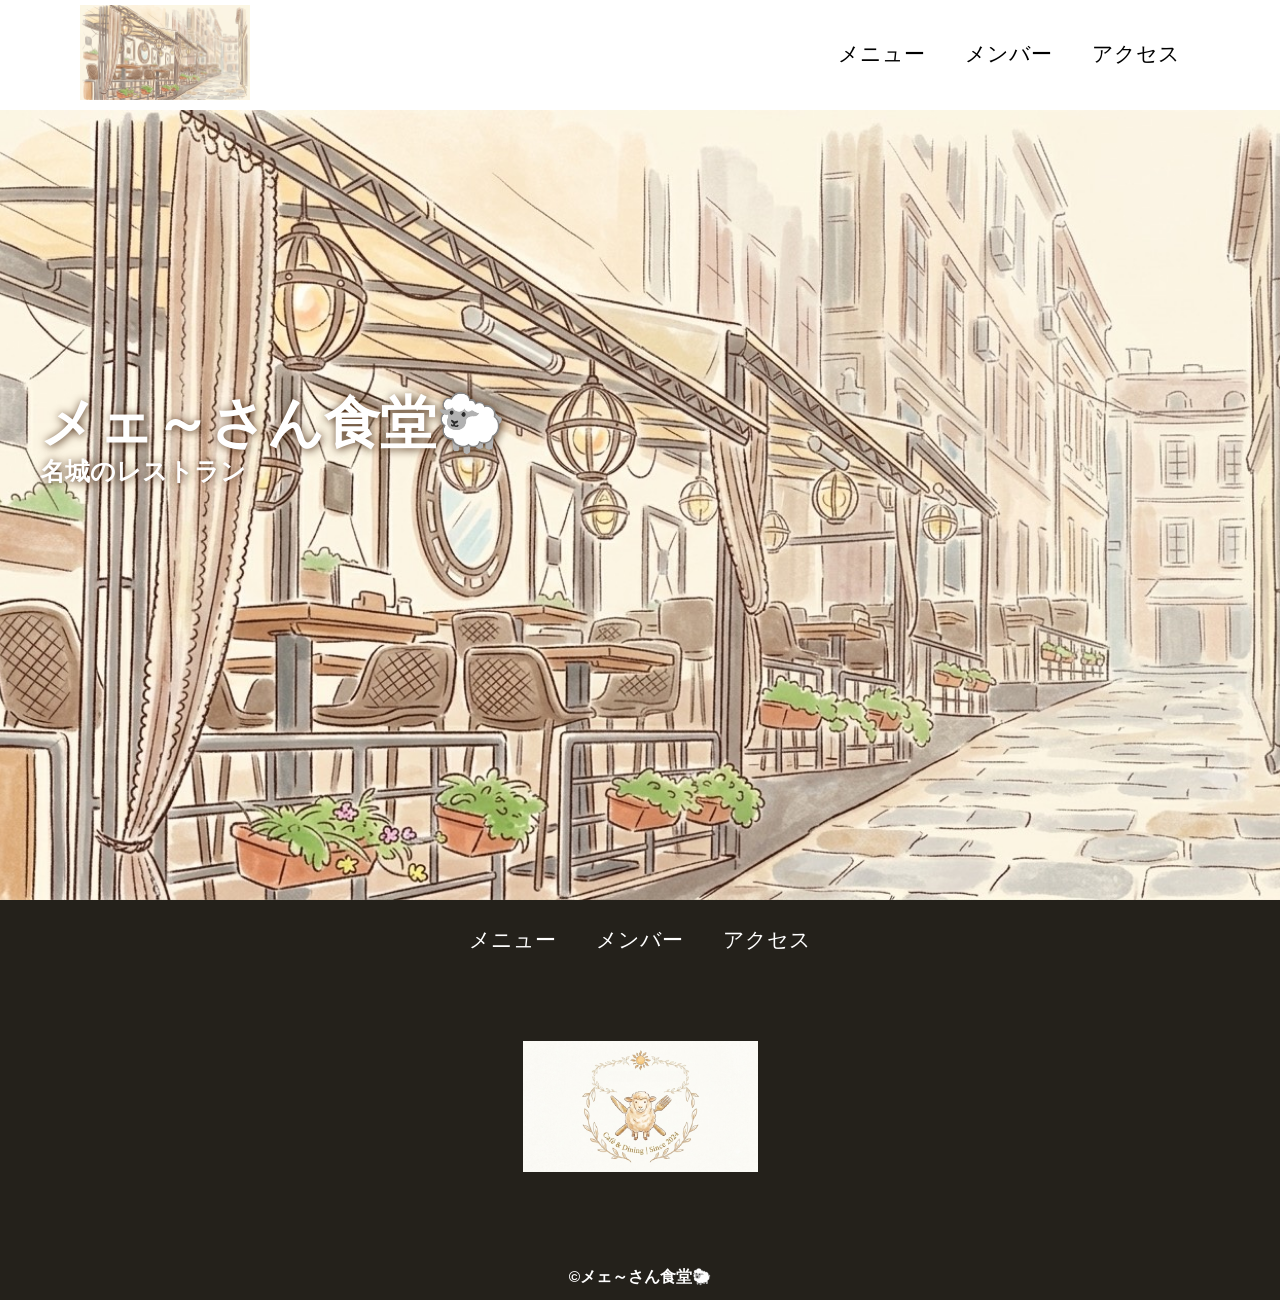
<file: index.html>
<!DOCTYPE html>
<html>
    <head>
        <meta charset="UTF-8">
        <title>名城のレストランHP</title>
        <meta name="description" content="名城のレストランHP">
        <meta name="viewport" content="width=device-width">
        <script src="https://ajax.googleapis.com/ajax/libs/jquery/1.11.0/jquery.min.js"></script>
        <script src="js/script.js"></script>
        <link href="css/index.css" rel="stylesheet">
        <link rel="preconnect" href="https://fonts.googleapis.com">
        <link rel="preconnect" href="https://fonts.gstatic.com" crossorigin>
        <link href="https://fonts.googleapis.com/css2?family=Kiwi+Maru&family=Noto+Sans+JP:wght@100..900&family=Yuyu&display=swap" rel="stylesheet">
    </head>
    <body>
        <header class="header">
            <div class="header-inner">
                <a class="header-logo" href="index.html">
                    <img src="images/common/背景.jpg" alt="背景">
                </a>
                <button class="toggle-menu-button"></button>
                <div class="header-site-menu">
                    <nav class="site-menu">
                        <ul>
                            <li><a href="menu.html">メニュー</a></li>
                            <li><a href="members.html">メンバー</a></li>
                            <li><a href="access.html">アクセス</a></li>
                        </ul>
                    </nav>
                </div>
            </div>
        </header>
        <main class="main">
            <div class="first-view">
                <div class="first-view-text">
                    <h1>メェ～さん食堂🐑</h1>
                    <h3>名城のレストラン</h3>
                    <div class="lead">
                    </div>
                </div>
            </div>
        </main>
        <footer class="footer">
            <nav class="site-menu">
                <ul>
                    <li><a href="concept.html">メニュー</a></li>
                    <li><a href="members.html">メンバー</a></li>
                    <li><a href="access.html">アクセス</a></li>
                </ul>
            </nav>
            <a class="footer-logo" href="index.html">
                <img src="images/common/ロゴ.jpg" alt="ロゴ">
            </a>
            <p class="copyright"><small>&copy;メェ～さん食堂🐑</small></p>
        </footer>
    </body>
</html>
</file>
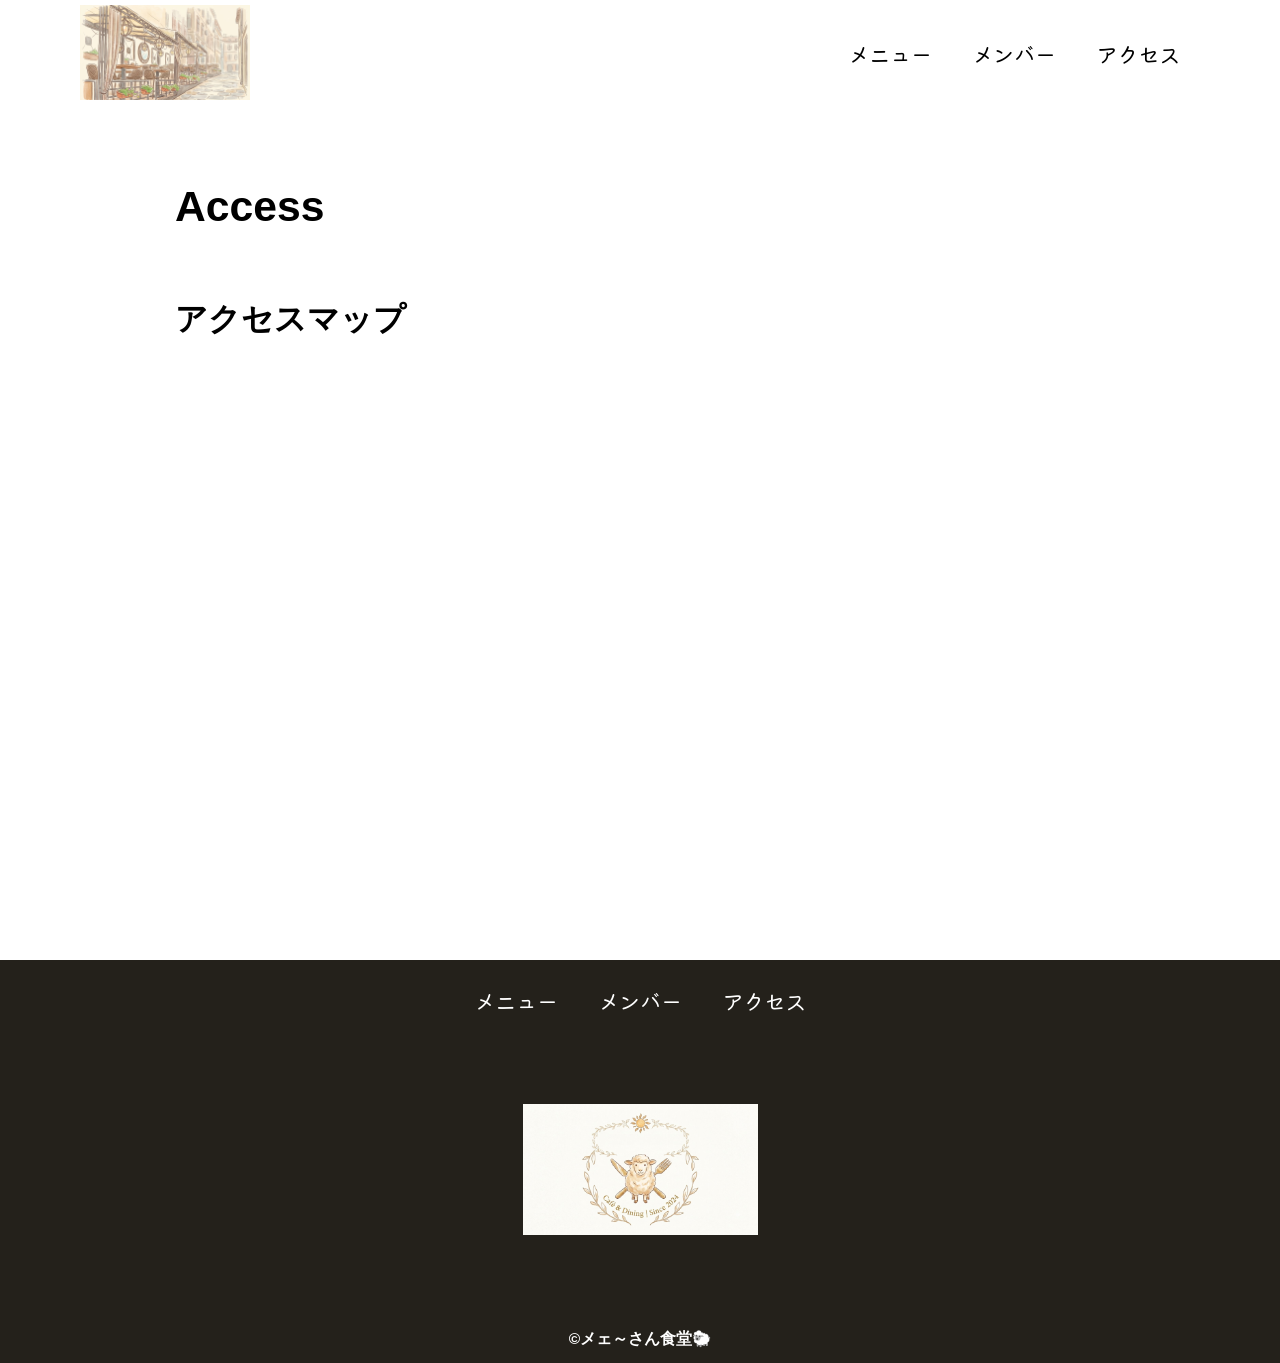
<file: access.html>
<!DOCTYPE html>
<html>
    <head>
        <meta charset="UTF-8">
        <title>メェ～さん食堂へのアクセス</title>
        <meta name="description" content="アクセス">
        <meta name="viewport" content="width=device-width">
        <script src="https://ajax.googleapis.com/ajax/libs/jquery/1.11.0/jquery.min.js"></script>
        <script src="js/script.js"></script>
        <link href="css/common.css" rel="stylesheet">
        <link href="css/access.css" rel="stylesheet">
        <link rel="preconnect" href="https://fonts.googleapis.com">
        <link rel="preconnect" href="https://fonts.gstatic.com" crossorigin>
        <link href="https://fonts.googleapis.com/css2?family=Kiwi+Maru&family=Noto+Sans+JP:wght@100..900&family=Yuyu&display=swap" rel="stylesheet">
    </head>
    <body>
        <header class="header">
            <div class="header-inner">
                <a class="header-logo" href="index.html">
                    <img src="images/common/背景.jpg" alt="背景">
                </a>
                <button class="toggle-menu-button"></button>
                <div class="header-site-menu">
                    <nav class="site-menu">
                        <ul>
                            <li><a href="menu.html">メニュー</a></li>
                            <li><a href="members.html">メンバー</a></li>
                            <li><a href="access.html">アクセス</a></li>
                        </ul>
                    </nav>
                </div>
            </div>
        </header>
        <main class="main">
            <div class="title">
                <h1>Access</h1>
            </div>
            <div class="map">
                <h2>アクセスマップ</h2>
                <iframe src="https://www.google.com/maps/embed?pb=!1m18!1m12!1m3!1d1115.2360323906423!2d136.9784476069544!3d35.135117376735!2m3!1f0!2f0!3f0!3m2!1i1024!2i768!4f13.1!3m3!1m2!1s0x60037ad5058b80ef%3A0xead84a215623ada8!2z44CSNDY4LTAwNzMg5oSb55-l55yM5ZCN5Y-k5bGL5biC5aSp55m95Yy65aGp6Yec5Y-j77yR5LiB55uu77yU77yR77yR!5e1!3m2!1sja!2sjp!4v1750660671871!5m2!1sja!2sjp" style="border:0;" allowfullscreen="" loading="lazy" referrerpolicy="no-referrer-when-downgrade"></iframe>
            </div>
        </main>
        <footer class="footer">
            <nav class="site-menu">
                <ul>
                    <li><a href="menu.html">メニュー</a></li>
                    <li><a href="members.html">メンバー</a></li>
                    <li><a href="access.html">アクセス</a></li>
                </ul>
            </nav>
            <a class="footer-logo" href="index.html">
                <img src="images/common/ロゴ.jpg" alt="ロゴ">
            </a>
            <p class="copyright"><small>&copy;メェ～さん食堂🐑</small></p>
        </footer>
    </body>
</html>
</file>
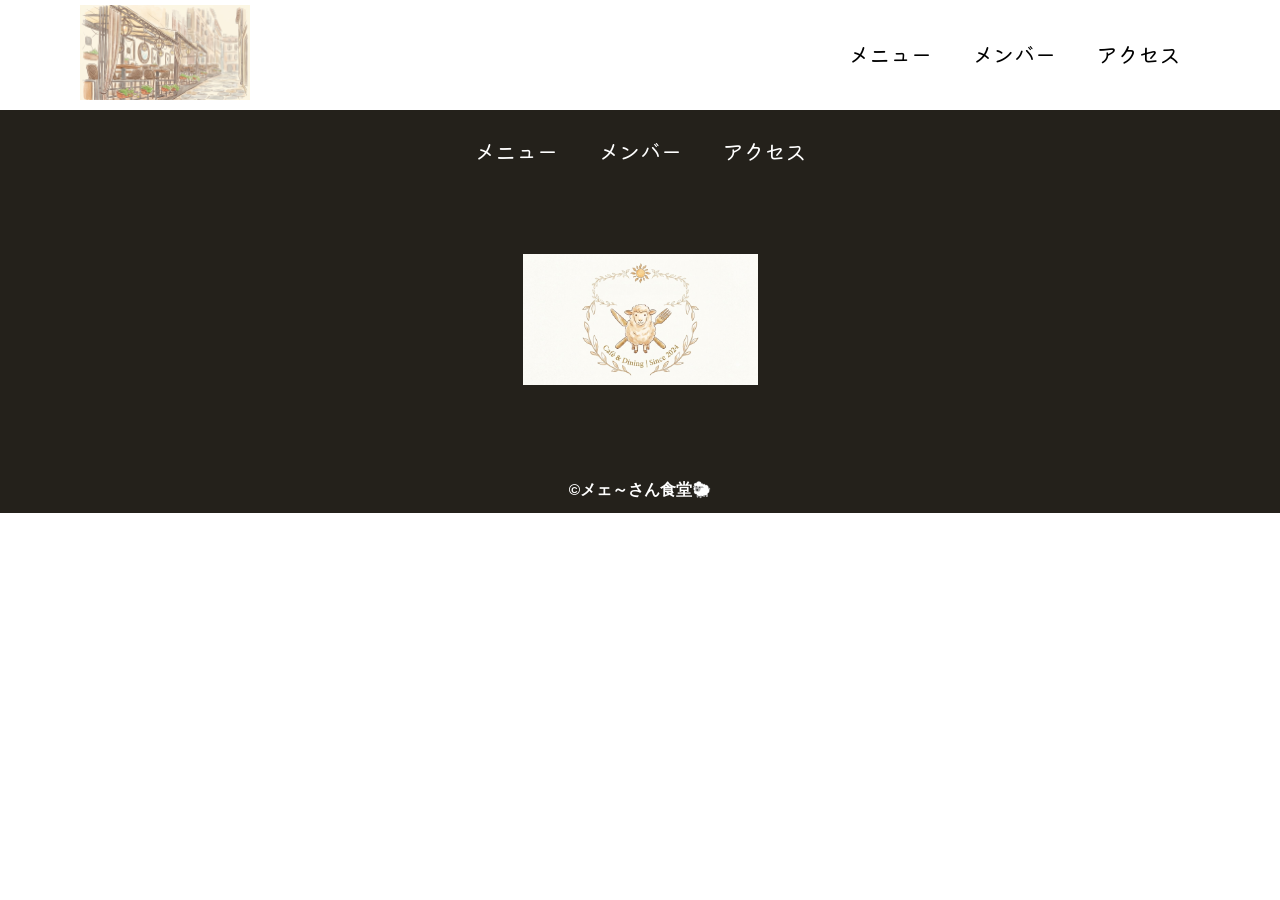
<file: common.html>
<!DOCTYPE html>
<html>
    <head>
        <meta charset="UTF-8">
        <title>名城のレストランHP</title>
        <meta name="description" content="ページの概要">
        <meta name="viewport" content="width=device-width">
        <script src="https://ajax.googleapis.com/ajax/libs/jquery/1.11.0/jquery.min.js"></script>
        <script src="js/script.js"></script>
        <link href="css/common.css" rel="stylesheet">
        <link rel="preconnect" href="https://fonts.googleapis.com">
        <link rel="preconnect" href="https://fonts.gstatic.com" crossorigin>
        <link href="https://fonts.googleapis.com/css2?family=Kiwi+Maru&family=Noto+Sans+JP:wght@100..900&family=Yuyu&display=swap" rel="stylesheet">
    </head>
    <body>
        <header class="header">
            <div class="header-inner">
                <a class="header-logo" href="index.html">
                    <img src="images/common/背景.jpg" alt="背景">
                </a>
                <button class="toggle-menu-button"></button>
                <div class="header-site-menu">
                    <nav class="site-menu">
                        <ul>
                            <li><a href="menu.html">メニュー</a></li>
                            <li><a href="members.html">メンバー</a></li>
                            <li><a href="access.html">アクセス</a></li>
                        </ul>
                    </nav>
                </div>
            </div>
        </header>
        <main class="main"></main>
        <footer class="footer">
            <nav class="site-menu">
                <ul>
                    <li><a href="menu.html">メニュー</a></li>
                    <li><a href="members.html">メンバー</a></li>
                    <li><a href="access.html">アクセス</a></li>
                </ul>
            </nav>
            <a class="footer-logo" href="index.html">
                <img src="images/common/ロゴ.jpg" alt="ロゴ">
            </a>
            <p class="copyright"><small>&copy;メェ～さん食堂🐑</small></p>
        </footer>
    </body>
</html>
</file>
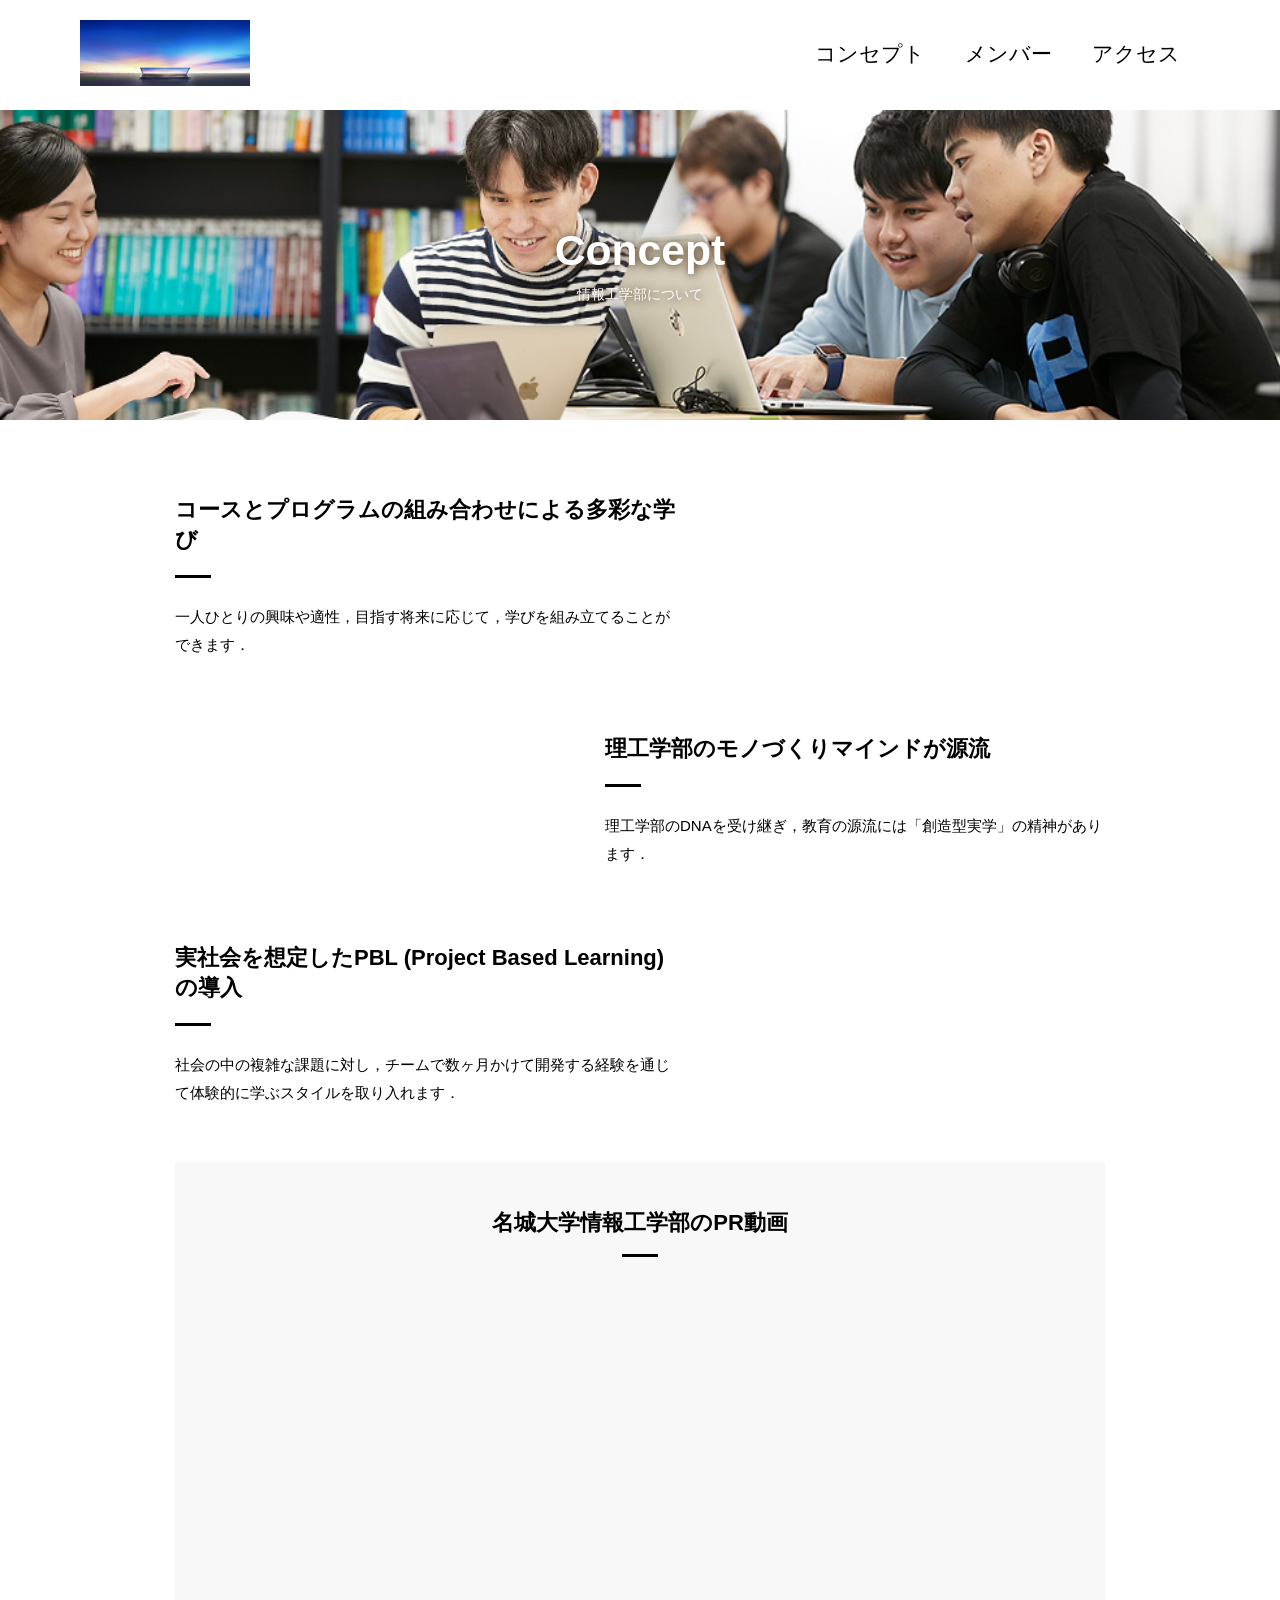
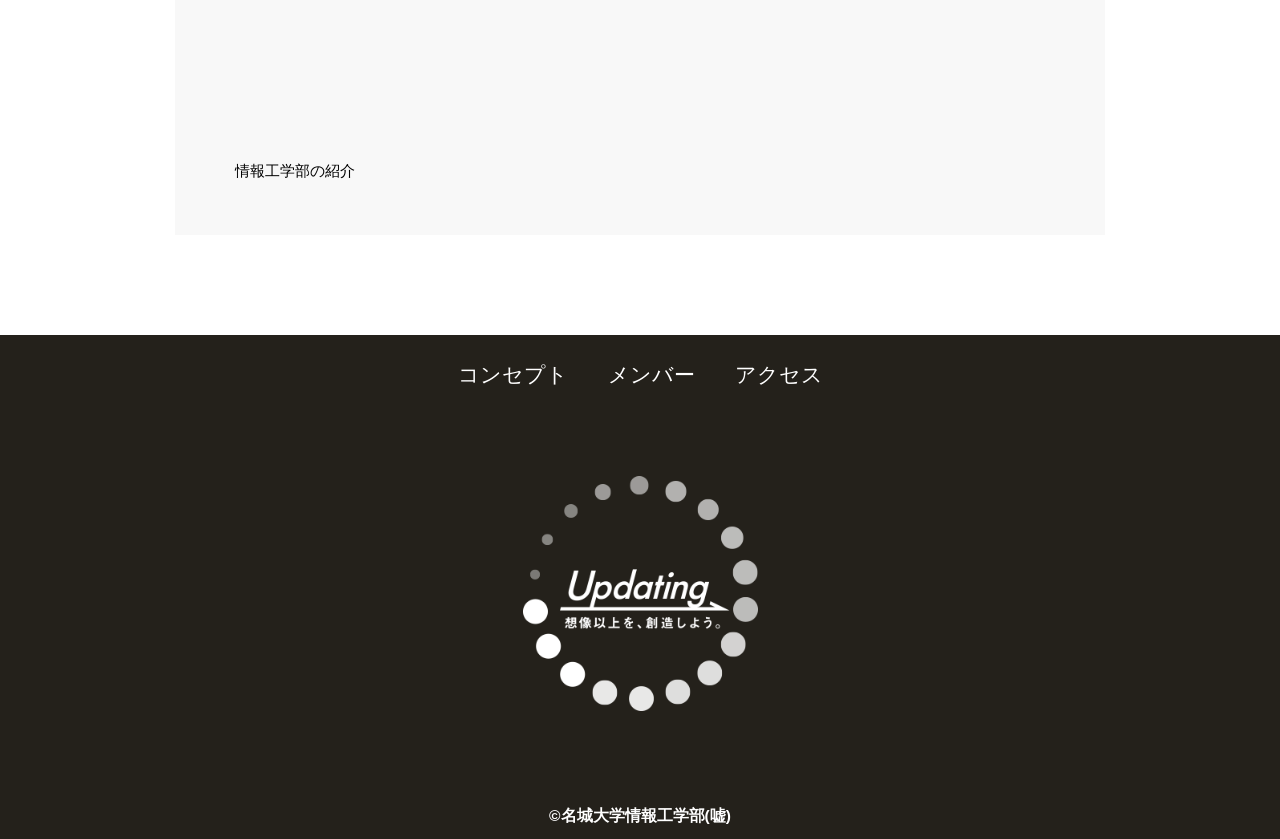
<file: concept.html>
<!DOCTYPE html>
<html>
    <head>
        <meta charset="UTF-8">
        <title>名城大学情報工学部のコンセプト</title>
        <meta name="description" content="コンセプト">
        <meta name="viewport" content="width=device-width">
        <script src="https://ajax.googleapis.com/ajax/libs/jquery/1.11.0/jquery.min.js"></script>
        <script src="js/script.js"></script>
        <link href="css/common.css" rel="stylesheet">
        <link href="css/concept.css" rel="stylesheet">
        <link rel="preconnect" href="https://fonts.googleapis.com">
        <link rel="preconnect" href="https://fonts.gstatic.com" crossorigin>
        <link href="https://fonts.googleapis.com/css2?family=Cherry+Bomb+One&display=swap" rel="stylesheet">    
    </head>
    <body>
        <header class="header">
            <div class="header-inner">
                <a class="header-logo" href="index.html">
                    <img src="images/common/logo.png" alt="ロゴ">
                </a>
                <button class="toggle-menu-button"></button>
                <div class="header-site-menu">
                    <nav class="site-menu">
                        <ul>
                            <li><a href="concept.html">コンセプト</a></li>
                            <li><a href="members.html">メンバー</a></li>
                            <li><a href="access.html">アクセス</a></li>
                        </ul>
                    </nav>
                </div>
            </div>
        </header>
        <main class="main">
            <div class="title">
                <h1>Concept</h1>
                <p>情報工学部について</p>
            </div>
            <div class="feature">
                <div class="feature-text">
                    <h2>コースとプログラムの組み合わせによる多彩な学び</h2>
                    <p>一人ひとりの興味や適性，目指す将来に応じて，学びを組み立てることができます．</p>
                </div>
            </div>
            <div class="feature reverse">
                <div class="feature-text">
                    <h2>理工学部のモノづくりマインドが源流</h2>
                    <p>理工学部のDNAを受け継ぎ，教育の源流には「創造型実学」の精神があります．</p>
                </div>
            </div>
            <div class="feature">
                <div class="feature-text">
                    <h2>実社会を想定したPBL (Project Based Learning) の導入</h2>
                    <p>社会の中の複雑な課題に対し，チームで数ヶ月かけて開発する経験を通じて体験的に学ぶスタイルを取り入れます．</p>
                </div>
            </div>
            <div class="movie">
                <h2>名城大学情報工学部のPR動画</h2>
                <iframe src="https://www.youtube.com/embed/AxMAMQrBUtE?si=bGK7I08KzC8BYxpw" title="YouTube video player" frameborder="0" allow="accelerometer; autoplay; clipboard-write; encrypted-media; gyroscope; picture-in-picture; web-share" referrerpolicy="strict-origin-when-cross-origin" allowfullscreen></iframe>
                <p>情報工学部の紹介</p>
            </div>
        </main>
        <footer class="footer">
            <nav class="site-menu">
                <ul>
                    <li><a href="concept.html">コンセプト</a></li>
                    <li><a href="members.html">メンバー</a></li>
                    <li><a href="access.html">アクセス</a></li>
                </ul>
            </nav>
            <a class="footer-logo" href="index.html">
                <img src="images/common/logo_footer.png" alt="ロゴ">
            </a>
            <p class="copyright"><small>&copy;名城大学情報工学部(嘘)</small></p>
        </footer>
    </body>
</html>
</file>
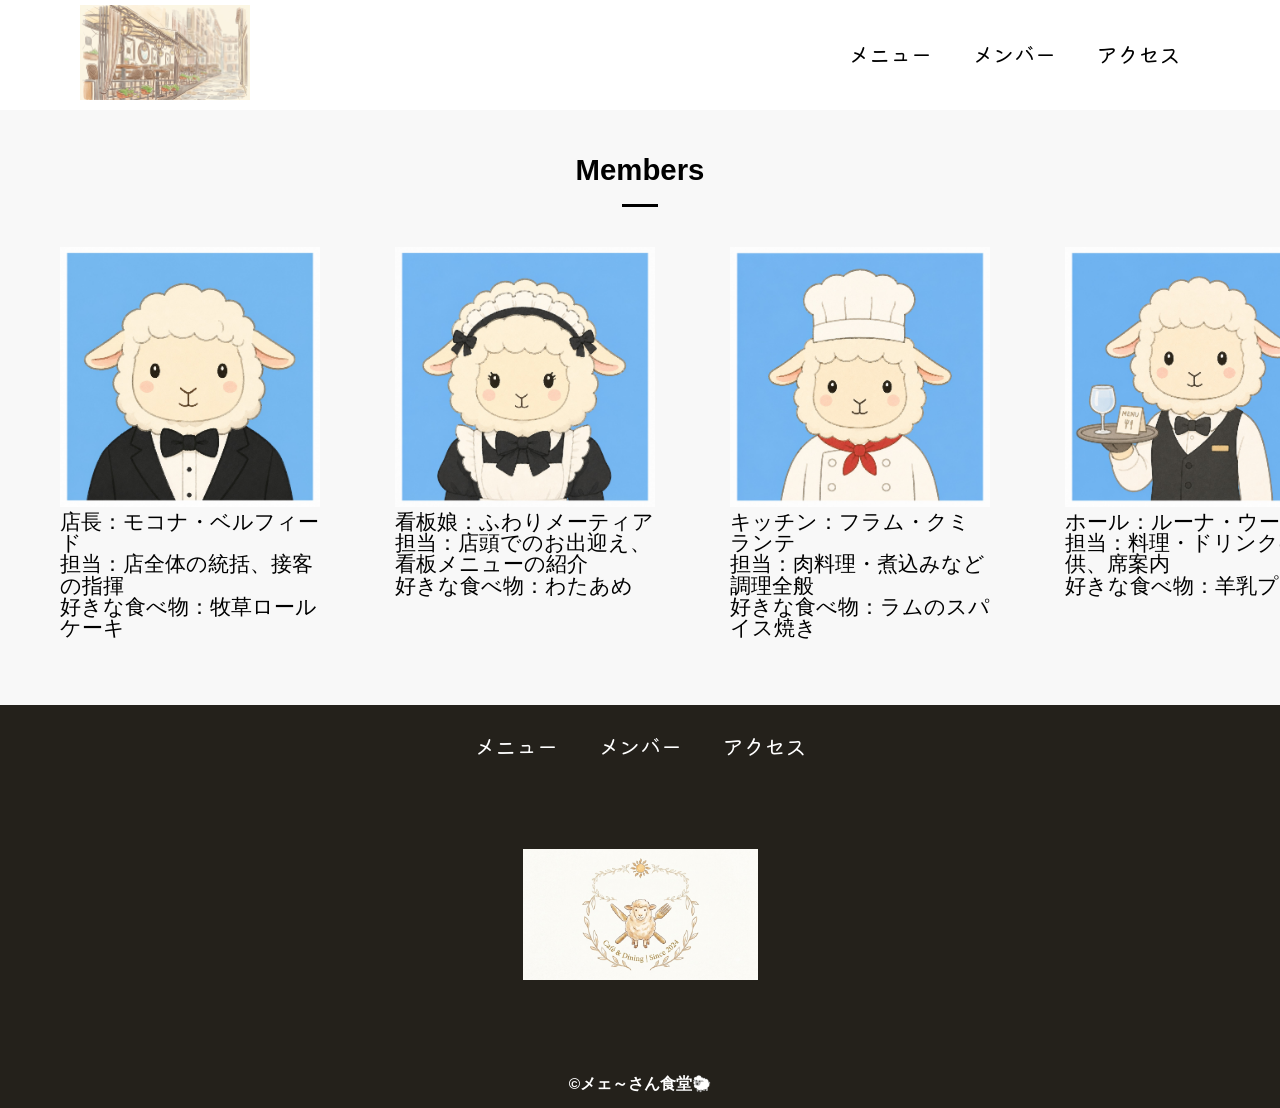
<file: members.html>
<!DOCTYPE html>
<html>
    <head>
        <meta charset="UTF-8">
        <title>メェ～さん食堂のメンバー</title>
        <meta name="description" content="メンバー">
        <meta name="viewport" content="width=device-width">
        <script src="https://ajax.googleapis.com/ajax/libs/jquery/1.11.0/jquery.min.js"></script>
        <script src="js/script.js"></script>
        <link href="css/common.css" rel="stylesheet">
        <link href="css/members.css" rel="stylesheet">
        <link rel="preconnect" href="https://fonts.googleapis.com">
        <link rel="preconnect" href="https://fonts.gstatic.com" crossorigin>
        <link href="https://fonts.googleapis.com/css2?family=Kiwi+Maru&family=Noto+Sans+JP:wght@100..900&family=Yuyu&display=swap" rel="stylesheet">
    </head>
    <body>
        <header class="header">
            <div class="header-inner">
                <a class="header-logo" href="index.html">
                    <img src="images/common/背景.jpg" alt="背景">
                </a>
                <button class="toggle-menu-button"></button>
                <div class="header-site-menu">
                    <nav class="site-menu">
                        <ul>
                            <li><a href="menu.html">メニュー</a></li>
                            <li><a href="members.html">メンバー</a></li>
                            <li><a href="access.html">アクセス</a></li>
                        </ul>
                    </nav>
                </div>
            </div>
        </header>
        <main class="main">
            <div class="members">
                <h2>Members</h2>
                <ul class="member-list">
                    <li>
                        <img src="images/members/店長.jpg" alt="店長">
                        <dl>
                            <dt>店長：モコナ・ベルフィード</dt>
                            <dd>担当：店全体の統括、接客の指揮</dd>
                        </dl>
                        <p class="speciality">好きな食べ物：牧草ロールケーキ</p>
                    </li>
                    <li>
                        <img src="images/members/看板娘.jpg" alt="看板娘">
                        <dl>
                            <dt>看板娘：ふわりメーティア</dt>
                            <dd>担当：店頭でのお出迎え、看板メニューの紹介</dd>
                        </dl>
                        <p class="speciality">好きな食べ物：わたあめ</p>
                    </li>
                    <li>
                        <img src="images/members/シェフ.jpg" alt="シェフ">
                        <dl>
                            <dt>キッチン：フラム・クミランテ</dt>
                            <dd>担当：肉料理・煮込みなど調理全般</dd>
                        </dl>
                        <p class="speciality">好きな食べ物：ラムのスパイス焼き</p>
                    </li>
                    <li>
                        <img src="images/members/ホール.jpg" alt="ホール">
                        <dl>
                            <dt>ホール：ルーナ・ウーリル</dt>
                            <dd>担当：料理・ドリンクの提供、席案内</dd>
                        </dl>
                        <p class="speciality">好きな食べ物：羊乳プリン</p>
                    </li>
                </ul>
            </div>
        </main>
        <footer class="footer">
            <nav class="site-menu">
                <ul>
                    <li><a href="menu.html">メニュー</a></li>
                    <li><a href="members.html">メンバー</a></li>
                    <li><a href="access.html">アクセス</a></li>
                </ul>
            </nav>
            <a class="footer-logo" href="index.html">
                <img src="images/common/ロゴ.jpg" alt="ロゴ">
            </a>
            <p class="copyright"><small>&copy;メェ～さん食堂🐑</small></p>
        </footer>
    </body>
</html>
</file>
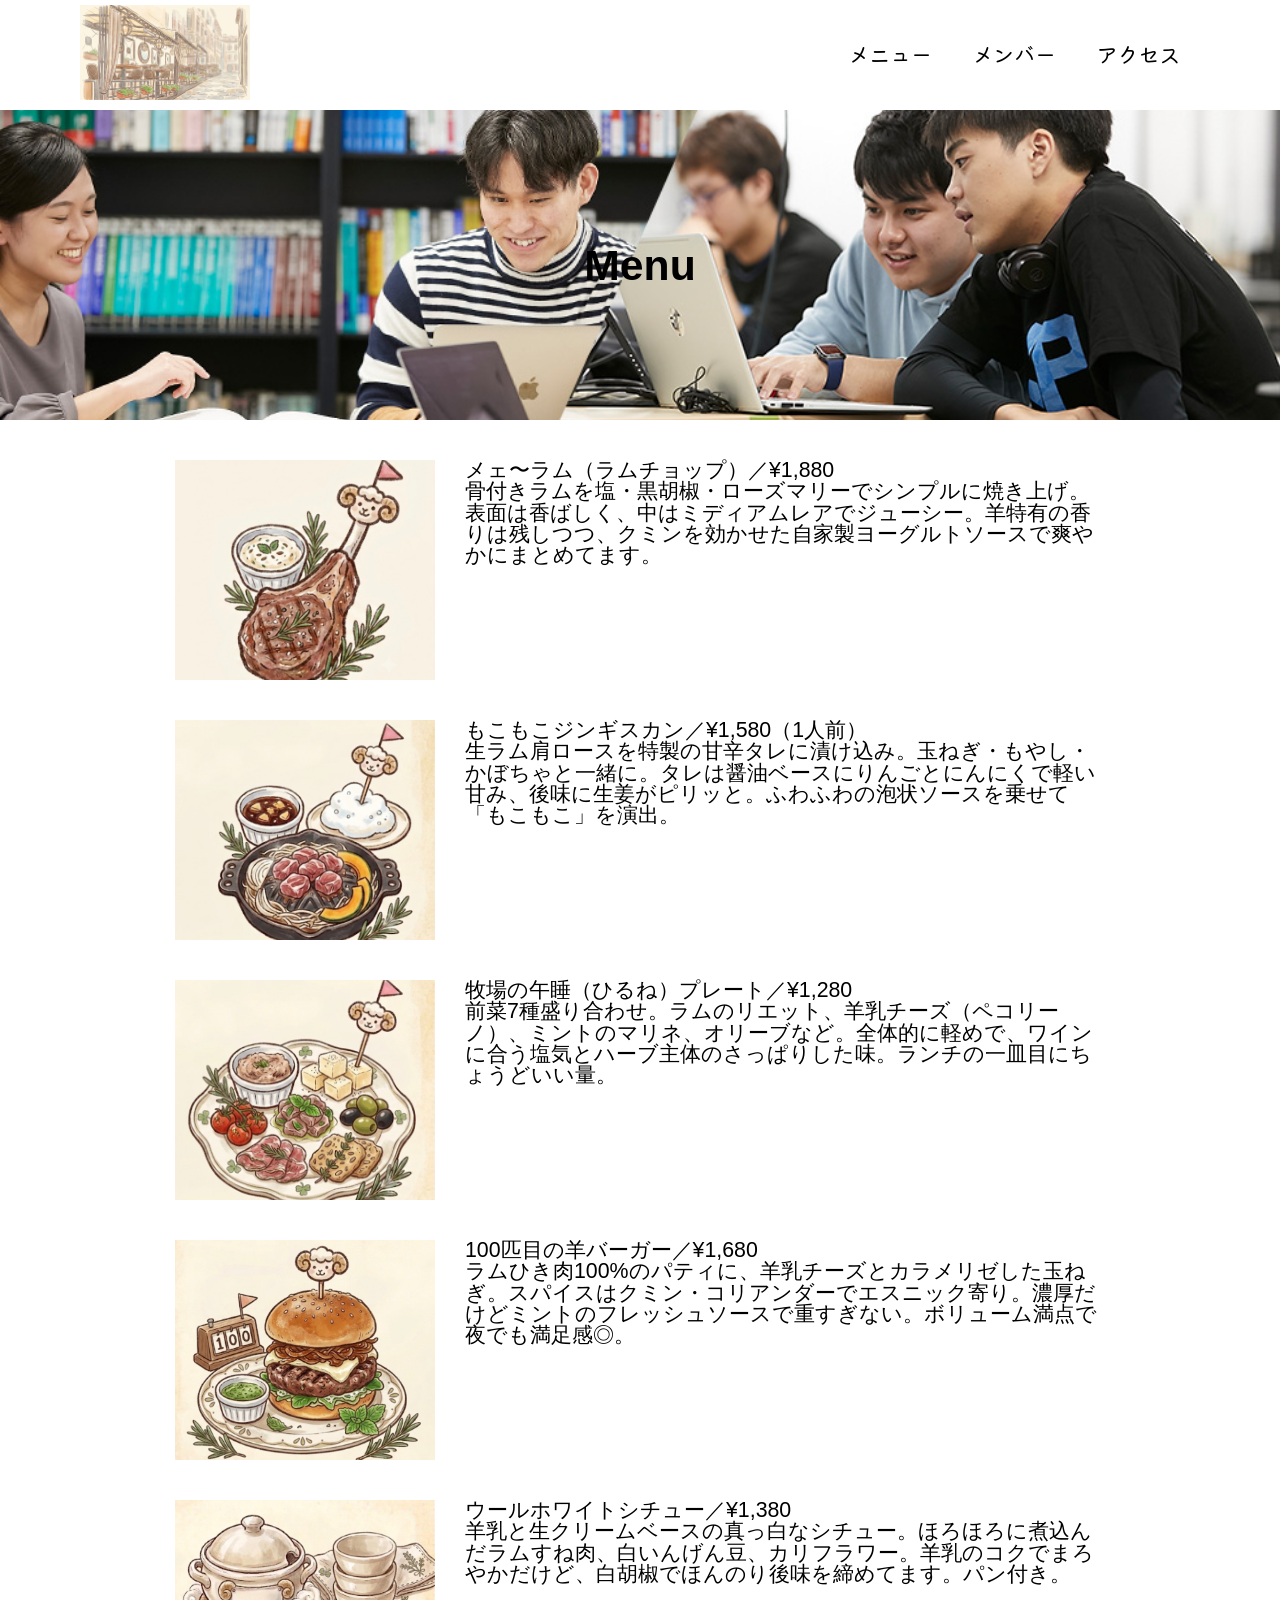
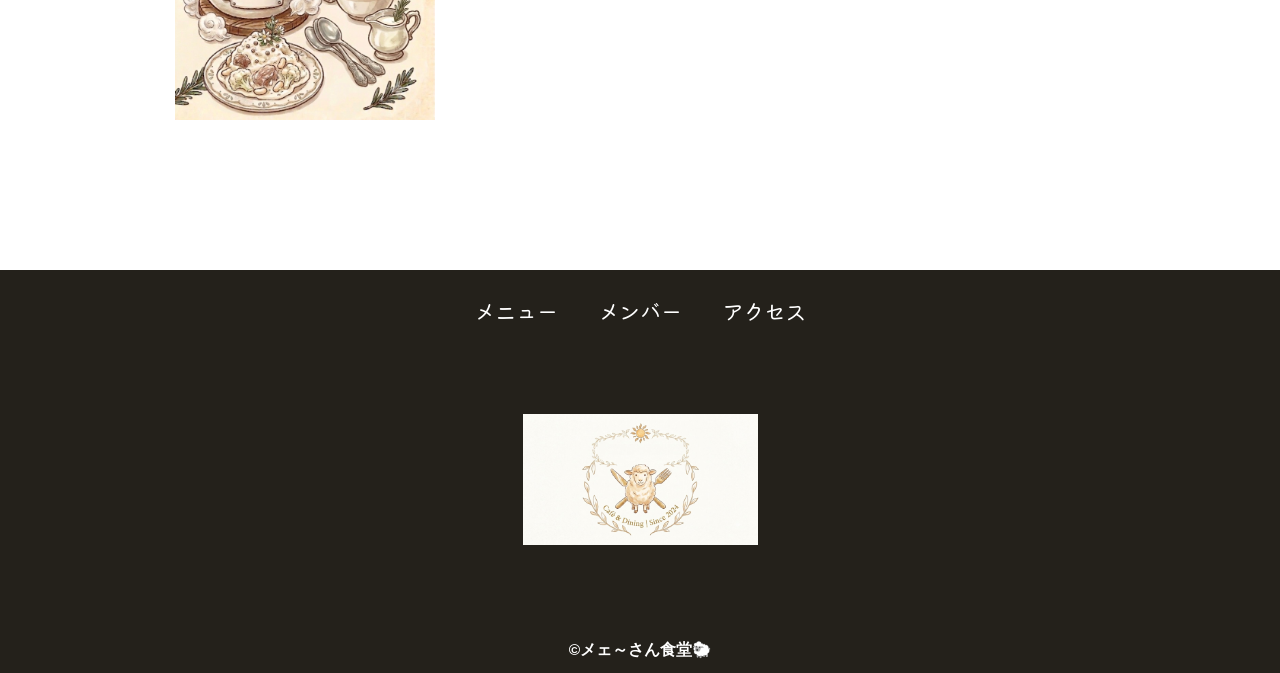
<file: menu.html>
<!DOCTYPE html>
<html>
    <head>
        <meta charset="UTF-8">
        <title>メェ～さん食堂のメニュー</title>
        <meta name="description" content="メニュー">
        <meta name="viewport" content="width=device-width">
        <script src="https://ajax.googleapis.com/ajax/libs/jquery/1.11.0/jquery.min.js"></script>
        <script src="js/script.js"></script>
        <link href="css/common.css" rel="stylesheet">
        <link href="css/menu.css" rel="stylesheet">
       <link rel="preconnect" href="https://fonts.googleapis.com">
        <link rel="preconnect" href="https://fonts.gstatic.com" crossorigin>
        <link href="https://fonts.googleapis.com/css2?family=Kiwi+Maru&family=Noto+Sans+JP:wght@100..900&family=Yuyu&display=swap" rel="stylesheet">
    </head>
    <body>
        <header class="header">
            <div class="header-inner">
                <a class="header-logo" href="index.html">
                    <img src="images/common/背景.jpg" alt="背景">
                </a>
                <button class="toggle-menu-button"></button>
                <div class="header-site-menu">
                    <nav class="site-menu">
                        <ul>
                            <li><a href="menu.html">メニュー</a></li>
                            <li><a href="members.html">メンバー</a></li>
                            <li><a href="access.html">アクセス</a></li>
                        </ul>
                    </nav>
                </div>
            </div>
        </header>
        <main class="main">
            <div class="title">
                <h1>Menu</h1>
            </div>
                <ul class="menu-list">
                    <li>
                        <img src="images/menu/ラム肉.jpg" alt="ラム肉">
                        <dl>
                            <dt>メェ〜ラム（ラムチョップ）／¥1,880</dt>
                            <dd>骨付きラムを塩・黒胡椒・ローズマリーでシンプルに焼き上げ。表面は香ばしく、中はミディアムレアでジューシー。羊特有の香りは残しつつ、クミンを効かせた自家製ヨーグルトソースで爽やかにまとめてます。</dd>
                        </dl>
                    </li>
                    <li>
                        <img src="images/menu/ジンギスカン.jpg" alt="ジンギスカン">
                        <dl>
                            <dt>もこもこジンギスカン／¥1,580（1人前）</dt>
                            <dd>生ラム肩ロースを特製の甘辛タレに漬け込み。玉ねぎ・もやし・かぼちゃと一緒に。タレは醤油ベースにりんごとにんにくで軽い甘み、後味に生姜がピリッと。ふわふわの泡状ソースを乗せて「もこもこ」を演出。</dd>
                        </dl>
                    </li>
                    <li>
                        <img src="images/menu/ひるねプレート.jpg" alt="ひるねプレート">
                        <dl>
                            <dt>牧場の午睡（ひるね）プレート／¥1,280</dt>
                            <dd>前菜7種盛り合わせ。ラムのリエット、羊乳チーズ（ペコリーノ）、ミントのマリネ、オリーブなど。全体的に軽めで、ワインに合う塩気とハーブ主体のさっぱりした味。ランチの一皿目にちょうどいい量。</dd>
                        </dl>
                    </li>
                    <li>
                        <img src="images/menu/ハンバーガー.jpg" alt="ハンバーガー">
                        <dl>
                            <dt>100匹目の羊バーガー／¥1,680</dt>
                            <dd>ラムひき肉100%のパティに、羊乳チーズとカラメリゼした玉ねぎ。スパイスはクミン・コリアンダーでエスニック寄り。濃厚だけどミントのフレッシュソースで重すぎない。ボリューム満点で夜でも満足感◎。</dd>
                        </dl>
                    </li>
                    <li>
                        <img src="images/menu/クリームシチュー.jpg" alt="クリームシチュー">
                        <dl>
                            <dt>ウールホワイトシチュー／¥1,380</dt>
                            <dd>羊乳と生クリームベースの真っ白なシチュー。ほろほろに煮込んだラムすね肉、白いんげん豆、カリフラワー。羊乳のコクでまろやかだけど、白胡椒でほんのり後味を締めてます。パン付き。</dd>
                        </dl>
                    </li>
                </ul>
        </main>
        <footer class="footer">
            <nav class="site-menu">
                <ul>
                    <li><a href="menu.html">メニュー</a></li>
                    <li><a href="members.html">メンバー</a></li>
                    <li><a href="access.html">アクセス</a></li>
                </ul>
            </nav>
            <a class="footer-logo" href="index.html">
                <img src="images/common/ロゴ.jpg" alt="ロゴ">
            </a>
            <p class="copyright"><small>&copy;メェ～さん食堂🐑</small></p>
        </footer>
    </body>
</html>
</file>
<file: css/index.css>
@charset "utf-8";

nav.floating {
    position: absolute;
    top: 100px;
    left: 50px;
    background-color: #d0d0d0;
}

.first-view {
    height: calc(100vh - 110px);
    background-image: url(../images/common/背景.jpg);
    background-repeat: no-repeat;
    background-position: center center;
    background-size: cover;
    display: flex;
    align-items: center;
}

.first-view-text {
    width: 100%;
    max-width: 1200px;
    margin-left: auto;
    margin-right: auto;
    padding-left: 40ox;
    padding-bottom: 80px;
    color: #ffffff;
    font-weight: bold;
    text-shadow: 1px 1px 10px #4b2c14;
}

.first-view-text h1 {
    font-family: "Montserrat", sans-serif;
    font-size: 56px;
    line-height: 72px;
}

.first-view-text p {
    font-size: 18px;
    margin-top: 20px;
}

.lead {
    max-width: 1200px;
    margin: 60px auto;
}

*,
::before,
::after {
    padding: 0;
    margin: 0;
    box-sizing: border-box;
}

ul, ol {
    list-style: none;
}

a {
    color: inherit;
    text-decoration: none;
}

body {
    font-family: sans-serif;
    font-size: 16pt;
    color: #000000;
    line-height: 1;
    background-color: #ffffff;
}

img {
    max-width: 100%;
}

.header-inner {
    max-width: 1200px;
    height: 110px;
    margin-left: auto;
    margin-right: auto;
    padding-left: 40px;
    padding-right: 40px;
    display: flex;
    justify-content: space-between;
    align-items: center;
}

.toggle-menu-button {
    display: none;
}

.header-logo {
    display: block;
    width: 170px;
}

.site-menu ul {
    display: flex;
}

.site-menu ul li {
    margin-left: 20px;
    margin-right: 20px;
}

.site-menu ul li a {
    font-family: 'Cherry Bomb One', cursive;
}

@media (max-width: 800px) {
    .site-menu ul {
        display: block;
        text-align: center;
    }

    .site-menu li {
        margin-top: 20px;
    }

    .header {
        position: fixed;
        top: 0;
        left: 0;
        right: 0;
        background-color: #ffffff;
        height: 50px;
        z-index: 10;
        box-shadow: 0 3px 6px rgba(0, 0, 0, 0.1);
    }

    .header-inner {
        padding-left: 20px;
        padding-right: 20px;
        height: 100%;
        position: relative;
    }

    .header-site-menu {
        position: absolute;
        top: 100%;
        left: 0;
        right: 0;
        color: #ffffff;
        background-color: #736e62;
        padding-top: 30px;
        padding-bottom: 50px;
        display: none;
    }

    .header-site-menu.is-show {
        display: block;
    }

    .header-logo {
        width: 100px;
    }

    .main {
        padding-top: 50px;;
    }

    .footer-logo {
        margin-top: 60px;
    }

    .copyright {
        margin-top: 50px;
    }

    .toggle-menu-button {
        display: block;
        width: 44px;
        height: 34px;
        background-image: url(../images/common/icon-menu.png);
        background-size: 50%;
        background-position: center;
        background-repeat: no-repeat;
        background-color: transparent;
        border: none;
        border-radius: 0;
        outline: none;
    }
}
.footer {
    color: #ffffff;
    background-color: #24211b;
    padding-top: 30px;
    padding-bottom: 15px;
    display: flex;
    flex-direction: column;
    align-items: center;
}

.footer-logo {
    display: block;
    width: 235px;
    margin-top: 90px;
}

.copyright {
    font-size: 14pt;
    font-weight: bold;
    margin-top: 90px;
}
</file>
<file: css/common.css>
@charset "utf-8";

*,
::before,
::after {
    padding: 0;
    margin: 0;
    box-sizing: border-box;
}

ul, ol {
    list-style: none;
}

a {
    color: inherit;
    text-decoration: none;
}

body {
    font-family: sans-serif;
    font-size: 16pt;
    color: #000000;
    line-height: 1;
    background-color: #ffffff;
}

img {
    max-width: 100%;
}

.header-inner {
    max-width: 1200px;
    height: 110px;
    margin-left: auto;
    margin-right: auto;
    padding-left: 40px;
    padding-right: 40px;
    display: flex;
    justify-content: space-between;
    align-items: center;
}

.toggle-menu-button {
    display: none;
}

.header-logo {
    display: block;
    width: 170px;
}

.site-menu ul {
    display: flex;
}

.site-menu ul li {
    margin-left: 20px;
    margin-right: 20px;
}

.site-menu ul li a {
    font-family: 'Kiwi Maru', cursive;
}

@media (max-width: 800px) {
    .site-menu ul {
        display: block;
        text-align: center;
    }

    .site-menu li {
        margin-top: 20px;
    }

    .header {
        position: fixed;
        top: 0;
        left: 0;
        right: 0;
        background-color: #ffffff;
        height: 50px;
        z-index: 10;
        box-shadow: 0 3px 6px rgba(0, 0, 0, 0.1);
    }

    .header-inner {
        padding-left: 20px;
        padding-right: 20px;
        height: 100%;
        position: relative;
    }

    .header-site-menu {
        position: absolute;
        top: 100%;
        left: 0;
        right: 0;
        color: #ffffff;
        background-color: #736e62;
        padding-top: 30px;
        padding-bottom: 50px;
        display: none;
    }

    .header-site-menu.is-show {
        display: block;
    }

    .header-logo {
        width: 100px;
    }

    .main {
        padding-top: 50px;;
    }

    .footer-logo {
        margin-top: 60px;
    }

    .copyright {
        margin-top: 50px;
    }

    .toggle-menu-button {
        display: block;
        width: 44px;
        height: 34px;
        background-image: url(../images/common/icon-menu.png);
        background-size: 50%;
        background-position: center;
        background-repeat: no-repeat;
        background-color: transparent;
        border: none;
        border-radius: 0;
        outline: none;
    }
}

.footer {
    color: #ffffff;
    background-color: #24211b;
    padding-top: 30px;
    padding-bottom: 15px;
    display: flex;
    flex-direction: column;
    align-items: center;
}

.footer-logo {
    display: block;
    width: 235px;
    margin-top: 90px;
}

.copyright {
    font-size: 14pt;
    font-weight: bold;
    margin-top: 90px;
}

@media (max-width: 800px) {
    .site-menu ul {
        display: block;
        text-align: center;
    }

    .site-menu li {
        margin-top: 20px;
    }

    .header {
        position: fixed;
        top: 0;
        left: 0;
        right: 0;
        background-color: #ffffff;
        height: 50px;
        z-index: 10;
        box-shadow: 0 3px 6px rgba(0, 0, 0, 0.1);
    }

    .header-inner {
        padding-left: 20px;
        padding-right: 20px;
        height: 100%;
    }

    .header-logo {
        width: 100px;
    }

    .main {
        padding-top: 50px;
    }

    .footer-logo {
        margin-top: 60px;
    }

    .copyright {
        margin-top: 50px;
    }
}
</file>
<file: css/access.css>
.title {
    width: 930px;
    max-width: 90%;
    margin-top: 75px;
    margin-left: auto;
    margin-right: auto;

}

.map {
    width: 930px;
    max-width: 90%;
    margin-top: 75px;
    margin-left: auto;
    margin-right: auto;
}

.map iframe {
    display: block;
    width: 100%;
    height: 600px;
    margin-top: 25px;
}
</file>
<file: css/concept.css>
.title {
    height: 310px;
    background-image: url(../images/concept/bg-main.jpg);
    background-repeat: no-repeat;
    background-position: center center;
    background-size: cover;
    display: flex;
    flex-direction: column;
    justify-content: center;
    align-items: center;
    color: #ffffff;
    text-shadow: 1px 1px 10px #4b2c14;
}

.title h1 {
    font-family: 'Montserrat', sans-serif;
    font-size: 32pt;
    font-weight: bold;
}

.title p {
    font-size: 14px;
    margin-top: 15px;
}

.feature {
    display: flex;
    flex-direction: row;
    justify-content: space-between;
    width: 930px;
    max-width: 90%;
    margin-top: 75px;
    margin-left: auto;
    margin-right: auto;
    align-items: flex-start;
}

.feature-text {
    max-width: 500px;
    margin-right: 40px;
}

.reverse {
    flex-direction: row-reverse;
}

.reverse .feature-text {
    margin-left: 40px;
    margin-right: 0;
}

.feature-text h2 {
    font-size: 22px;
    font-weight: bold;
    line-height: 30px;
}

.feature-text h2::after {
    content: '';
    display: block;
    width: 36px;
    height: 3px;
    background-color: #000000;
    margin-top: 20px;
}

.feature-text p {
    font-size: 15px;
    line-height: 28px;
    margin-top: 25px;
}

.movie {
    width: 930px;
    max-width: 90%;
    background-color: #f8f8f8;
    padding: 50px 60px;
    margin-top: 55px;
    margin-left: auto;
    margin-right: auto;
}

.movie h2 {
    font-size: 22px;
    font-weight: bold;
    text-align: center;
}

.movie h2::after {
    content: '';
    display: block;
    width: 36px;
    height: 3px;
    background-color: #000000;
    margin-top: 20px;
    margin-left: auto;
    margin-right: auto;
}

.movie iframe {
    display: block;
    width: 100%;
    height: 450px;
    margin-top: 30px;
}

.movie p {
    font-size: 15px;
    line-height: 28px;
    margin-top: 20px;
}

.footer {
    margin-top: 100px;
}
</file>
<file: css/members.css>
.members {
    background-color: #f8f8f8;
    padding-top: 45px;
    padding-bottom: 55px;
}

.members h2 {
    font-size: 22pt;
    font-weight: bold;
    text-align: center;
}

.members h2::after {
    content: '';
    display: block;
    width: 36px;
    height: 3px;
    background-color: #000000;
    margin-top: 20px;
    margin-left: auto;
    margin-right: auto;
}

.member-list {
    display: flex;
    padding-top: 40px;
    padding-bottom: 10px;
    padding-left: 60px;
    padding-right: 60px;
    overflow: scroll;
}

.member-list li {
    flex-shrink: 0;
    width: 260px;
    margin-left: 75px;
}

.member-list li:first-child {
    margin-left: 0;
}

@media (max-width: 800px) {
    .member-list {
        padding-left: 20px;
        padding-right: 20px;
    }

    .member-list li {
        width: 220px;
        margin-left: 30px;
    }
}
</file>
<file: css/menu.css>
.title {
    height: 310px;
    background-image: url(../images/concept/bg-main.jpg);
    background-repeat: no-repeat;
    background-position: center center;
    background-size: cover;
    display: flex;
    flex-direction: column;
    justify-content: center;
    align-items: center;
    color: #000000;
    text-shadow: none;
}

.title h1 {
    font-family: 'Montserrat', sans-serif;
    font-size: 32pt;
    font-weight: bold;
    
}

.title p {
    font-size: 14px;
    margin-top: 15px;
}

.feature {
    display: flex;
    flex-direction: row;
    justify-content: space-between;
    width: 930px;
    max-width: 90%;
    margin-top: 75px;
    margin-left: auto;
    margin-right: auto;
    align-items: flex-start;
}

.feature-text {
    max-width: 500px;
    margin-right: 40px;
}

.reverse {
    flex-direction: row-reverse;
}

.reverse .feature-text {
    margin-left: 40px;
    margin-right: 0;
}

.feature-text h2 {
    font-size: 22px;
    font-weight: bold;
    line-height: 30px;
}

.feature-text h2::after {
    content: '';
    display: block;
    width: 36px;
    height: 3px;
    background-color: #000000;
    margin-top: 20px;
}

.feature-text p {
    font-size: 15px;
    line-height: 28px;
    margin-top: 25px;
}



.footer {
    margin-top: 100px;
}
.menu-list {
    width: 930px;
    max-width: 90%;
    margin: 0 auto;
    padding-top: 40px;
    padding-bottom: 10px;
}
.menu-list li {
    display: flex;
    align-items: flex-start;
    margin-bottom: 40px;
    list-style: none;
}
.menu-list li img {
    width: 260px;
    height: 220px;
    object-fit: cover;
    flex-shrink: 0;
    margin-right: 30px;
}
</file>
